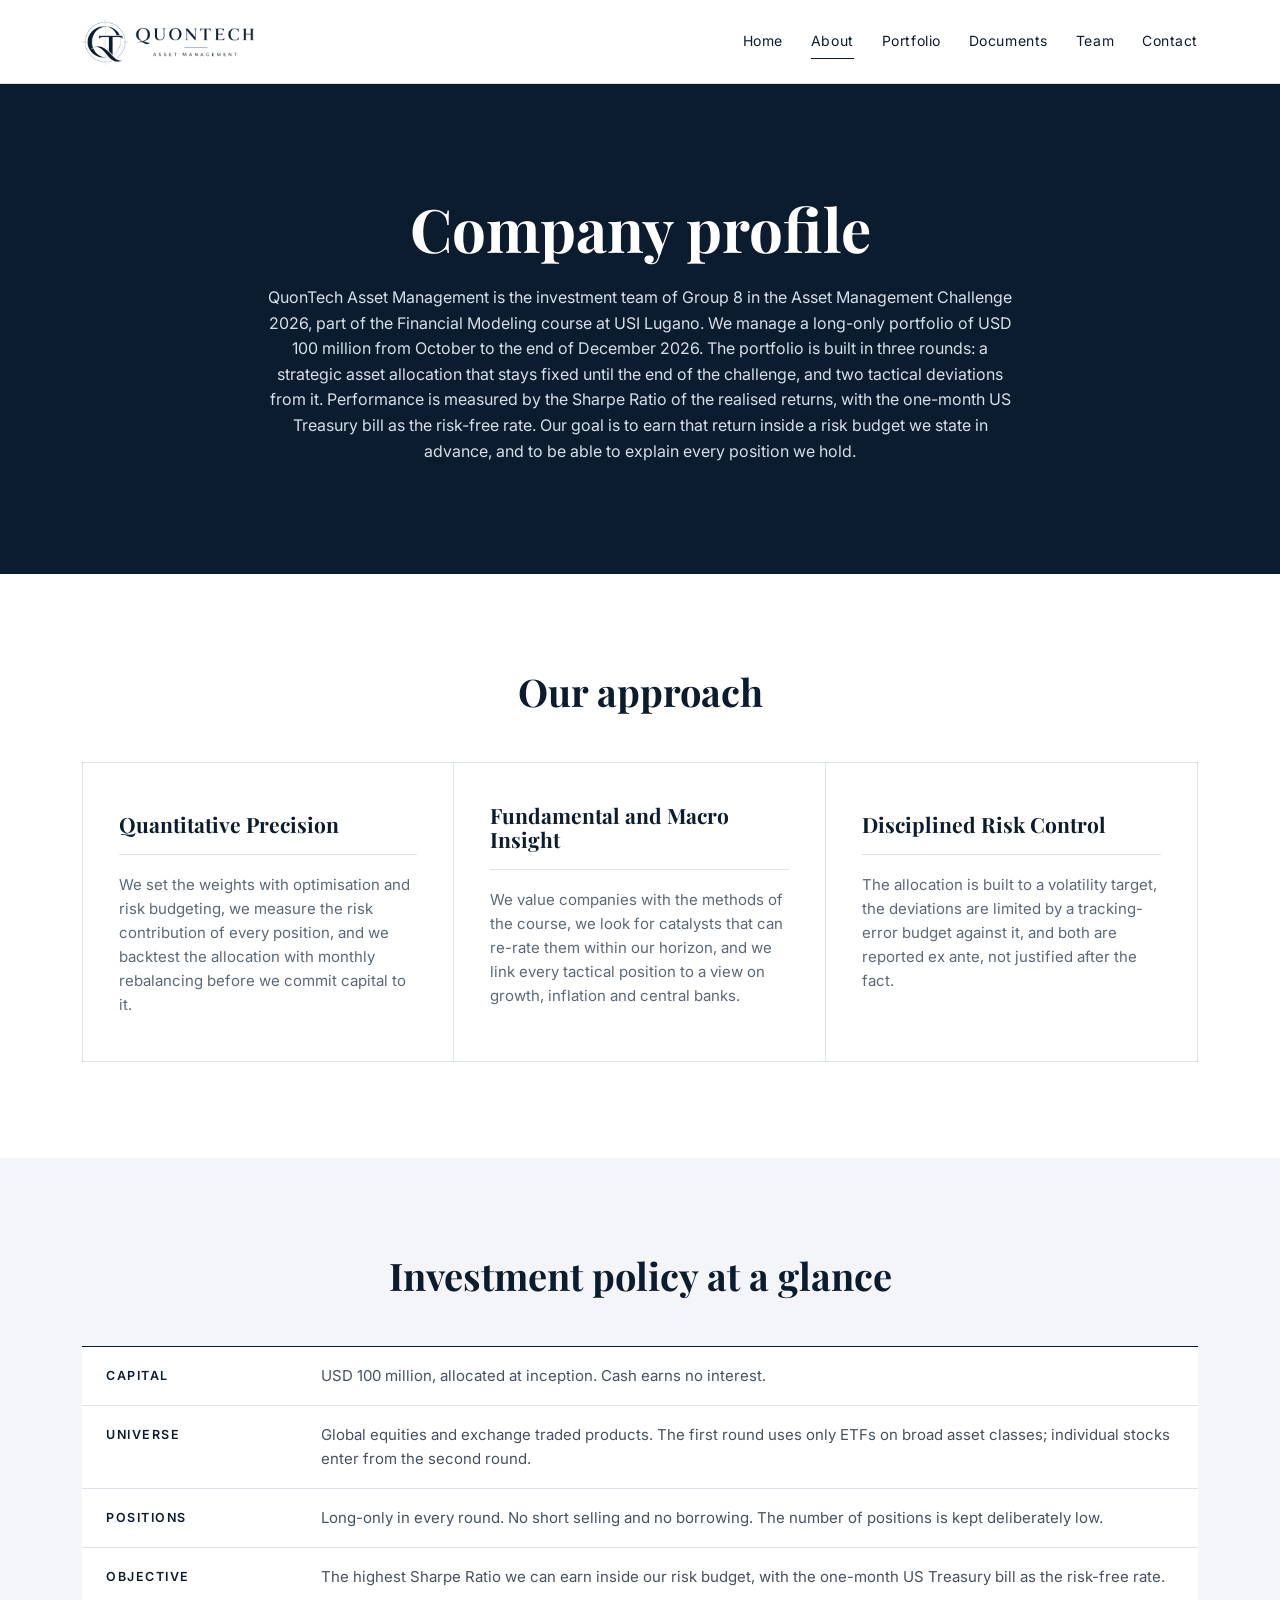
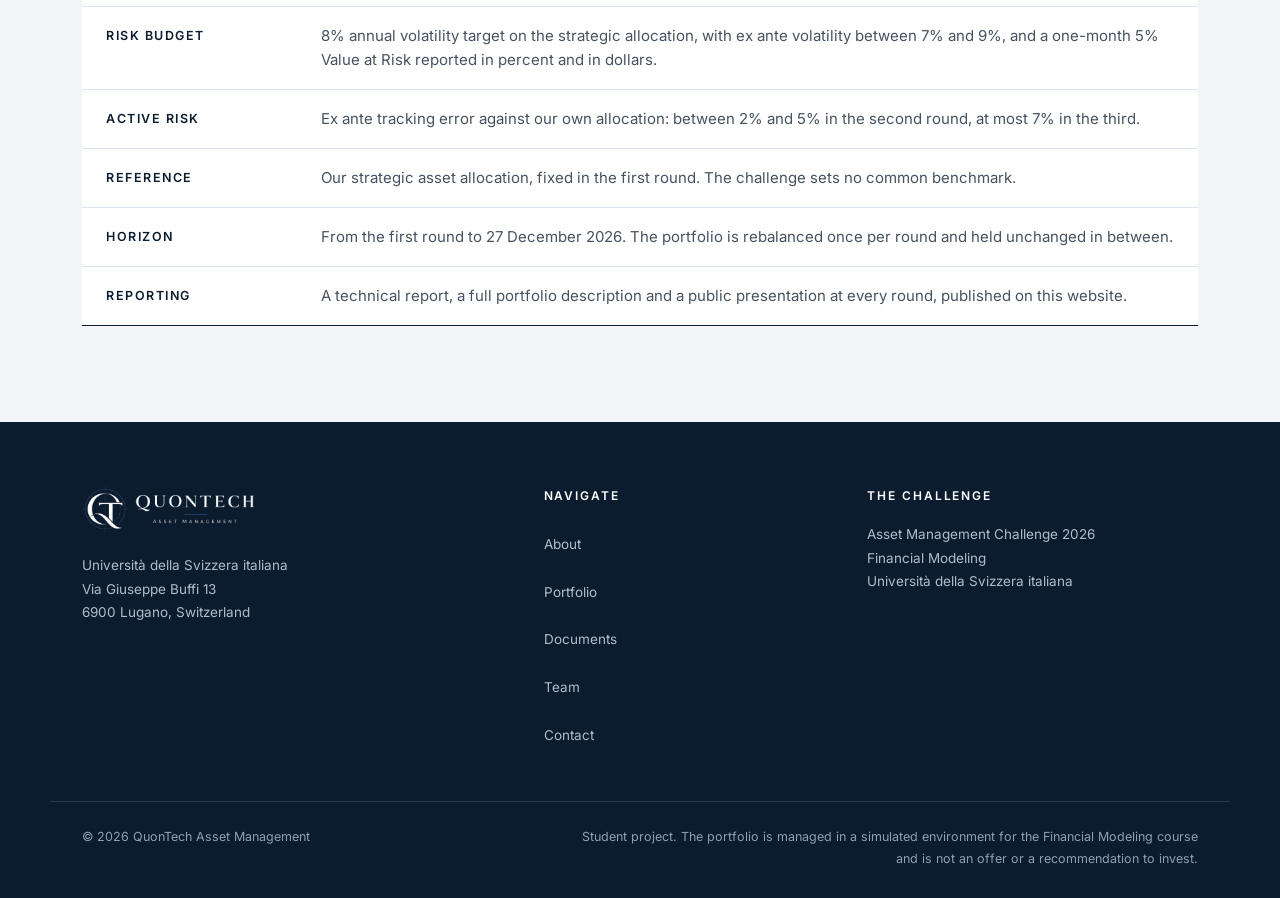
<file: about.html>
<!doctype html>
<html lang="en">
<head>
<meta charset="utf-8">
<meta name="viewport" content="width=device-width, initial-scale=1">
<title>About | QuonTech Asset Management</title>
<meta name="description" content="Company profile, investment approach and investment policy of QuonTech Asset Management, Group 8 of the Asset Management Challenge 2026 at USI Lugano.">
<meta name="author" content="QuonTech Asset Management">
<meta property="og:type" content="website">
<meta property="og:site_name" content="QuonTech Asset Management">
<meta property="og:title" content="About | QuonTech Asset Management">
<meta property="og:description" content="Company profile, investment approach and investment policy of QuonTech Asset Management, Group 8 of the Asset Management Challenge 2026 at USI Lugano.">
<meta property="og:url" content="https://davidrizzi.github.io/quontech/about.html">
<meta property="og:image" content="https://davidrizzi.github.io/quontech/logo_navy.png">
<meta name="twitter:card" content="summary">
<link rel="canonical" href="https://davidrizzi.github.io/quontech/about.html">
<link rel="icon" href="logo_navy.png">
<link rel="preconnect" href="https://fonts.googleapis.com">
<link rel="preconnect" href="https://fonts.gstatic.com" crossorigin>
<link href="https://fonts.googleapis.com/css2?family=Inter:wght@400;500;600&family=Playfair+Display:ital,wght@0,600;0,700;1,600&display=swap" rel="stylesheet">
<link rel="stylesheet" href="style.css">
</head>
<body>
<a class="skip" href="#main">Skip to content</a>
<header class="site-header">
  <div class="container">
    <a class="brand" href="index.html" aria-label="QuonTech home"><img src="logo_navy_h.png" alt="QuonTech Asset Management"></a>
    <button class="nav-toggle" aria-label="Open menu" aria-expanded="false"><span></span><span></span><span></span></button>
    <nav class="nav" aria-label="Main">
      <a href="index.html">Home</a>
      <a href="about.html" class="active">About</a>
      <a href="portfolio.html">Portfolio</a>
      <a href="documents.html">Documents</a>
      <a href="team.html">Team</a>
      <a href="contact.html">Contact</a>
    </nav>
  </div>
</header>
<main id="main">
  <section class="band">
    <div class="container reveal">
      <h1>Company profile</h1>
      <p>QuonTech Asset Management is the investment team of Group 8 in the Asset Management Challenge 2026, part of the Financial Modeling course at USI Lugano. We manage a long-only portfolio of USD 100 million from October to the end of December 2026. The portfolio is built in three rounds: a strategic asset allocation that stays fixed until the end of the challenge, and two tactical deviations from it. Performance is measured by the Sharpe Ratio of the realised returns, with the one-month US Treasury bill as the risk-free rate. Our goal is to earn that return inside a risk budget we state in advance, and to be able to explain every position we hold.</p>
    </div>
  </section>
  <section class="section">
    <div class="container">
      <h2 class="section-title">Our approach</h2>
      <div class="cards">
        <div class="card reveal"><h3>Quantitative Precision</h3><p>We set the weights with optimisation and risk budgeting, we measure the risk contribution of every position, and we backtest the allocation with monthly rebalancing before we commit capital to it.</p></div>
        <div class="card reveal"><h3>Fundamental and Macro Insight</h3><p>We value companies with the methods of the course, we look for catalysts that can re-rate them within our horizon, and we link every tactical position to a view on growth, inflation and central banks.</p></div>
        <div class="card reveal"><h3>Disciplined Risk Control</h3><p>The allocation is built to a volatility target, the deviations are limited by a tracking-error budget against it, and both are reported ex ante, not justified after the fact.</p></div>
      </div>
    </div>
  </section>
  <section class="section section-grey">
    <div class="container">
      <h2 class="section-title">Investment policy at a glance</h2>
      <table class="facts reveal">
        <tbody>
          <tr><th scope="row">Capital</th><td>USD 100 million, allocated at inception. Cash earns no interest.</td></tr>
          <tr><th scope="row">Universe</th><td>Global equities and exchange traded products. The first round uses only ETFs on broad asset classes; individual stocks enter from the second round.</td></tr>
          <tr><th scope="row">Positions</th><td>Long-only in every round. No short selling and no borrowing. The number of positions is kept deliberately low.</td></tr>
          <tr><th scope="row">Objective</th><td>The highest Sharpe Ratio we can earn inside our risk budget, with the one-month US Treasury bill as the risk-free rate.</td></tr>
          <tr><th scope="row">Risk budget</th><td>8% annual volatility target on the strategic allocation, with ex ante volatility between 7% and 9%, and a one-month 5% Value at Risk reported in percent and in dollars.</td></tr>
          <tr><th scope="row">Active risk</th><td>Ex ante tracking error against our own allocation: between 2% and 5% in the second round, at most 7% in the third.</td></tr>
          <tr><th scope="row">Reference</th><td>Our strategic asset allocation, fixed in the first round. The challenge sets no common benchmark.</td></tr>
          <tr><th scope="row">Horizon</th><td>From the first round to 27 December 2026. The portfolio is rebalanced once per round and held unchanged in between.</td></tr>
          <tr><th scope="row">Reporting</th><td>A technical report, a full portfolio description and a public presentation at every round, published on this website.</td></tr>
        </tbody>
      </table>
    </div>
  </section>
</main>
<footer class="site-footer">
  <div class="container f-top">
    <div class="f-brand">
      <img src="logo_white_h.png" alt="QuonTech Asset Management">
      <p>Universit&agrave; della Svizzera italiana<br>Via Giuseppe Buffi 13<br>6900 Lugano, Switzerland</p>
    </div>
    <div class="f-col">
      <h4>Navigate</h4>
      <nav aria-label="Footer">
        <a href="about.html">About</a>
        <a href="portfolio.html">Portfolio</a>
        <a href="documents.html">Documents</a>
        <a href="team.html">Team</a>
        <a href="contact.html">Contact</a>
      </nav>
    </div>
    <div class="f-col">
      <h4>The challenge</h4>
      <p>Asset Management Challenge 2026<br>Financial Modeling<br>Universit&agrave; della Svizzera italiana</p>
    </div>
  </div>
  <div class="container f-bottom">
    <p>&copy; 2026 QuonTech Asset Management</p>
    <p class="disclaimer">Student project. The portfolio is managed in a simulated environment for the Financial Modeling course and is not an offer or a recommendation to invest.</p>
  </div>
</footer>
<button class="to-top" aria-label="Back to top">&uarr;</button>
<script src="main.js"></script>
</body>
</html>
</file>
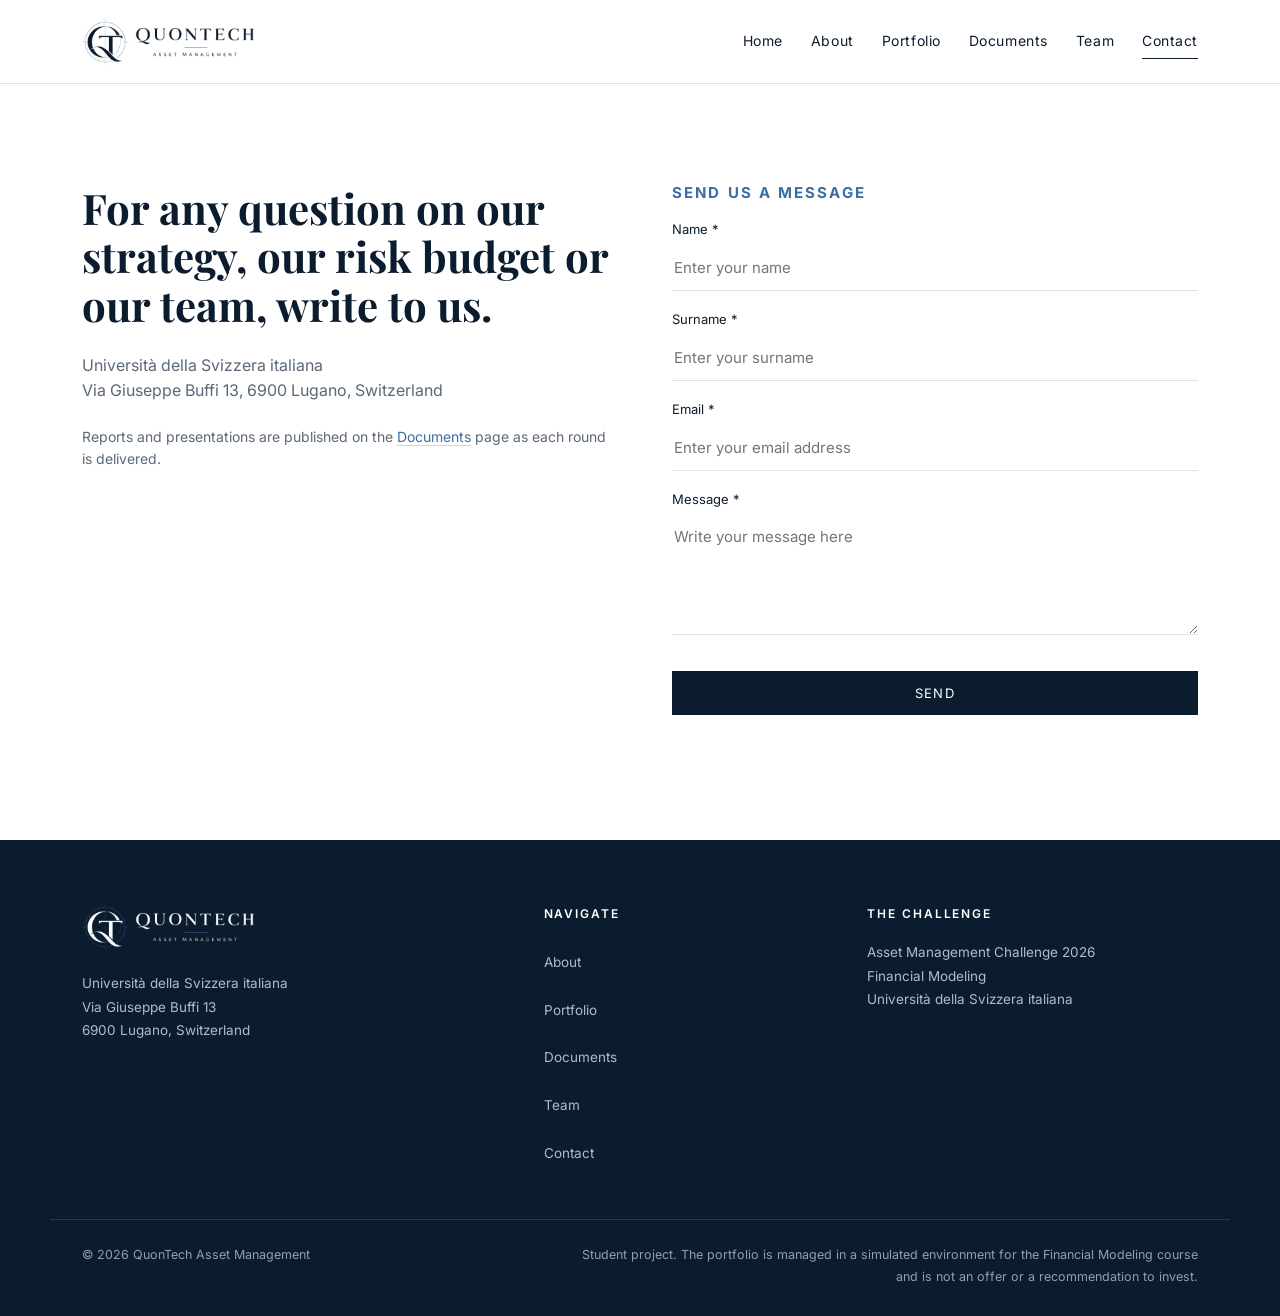
<file: contact.html>
<!doctype html>
<html lang="en">
<head>
<meta charset="utf-8">
<meta name="viewport" content="width=device-width, initial-scale=1">
<title>Contact | QuonTech Asset Management</title>
<meta name="description" content="Contact QuonTech Asset Management, Group 8 of the Asset Management Challenge 2026 at USI Lugano.">
<meta name="author" content="QuonTech Asset Management">
<meta property="og:type" content="website">
<meta property="og:site_name" content="QuonTech Asset Management">
<meta property="og:title" content="Contact | QuonTech Asset Management">
<meta property="og:description" content="Contact QuonTech Asset Management, Group 8 of the Asset Management Challenge 2026 at USI Lugano.">
<meta property="og:url" content="https://davidrizzi.github.io/quontech/contact.html">
<meta property="og:image" content="https://davidrizzi.github.io/quontech/logo_navy.png">
<meta name="twitter:card" content="summary">
<link rel="canonical" href="https://davidrizzi.github.io/quontech/contact.html">
<link rel="icon" href="logo_navy.png">
<link rel="preconnect" href="https://fonts.googleapis.com">
<link rel="preconnect" href="https://fonts.gstatic.com" crossorigin>
<link href="https://fonts.googleapis.com/css2?family=Inter:wght@400;500;600&family=Playfair+Display:ital,wght@0,600;0,700;1,600&display=swap" rel="stylesheet">
<link rel="stylesheet" href="style.css">
</head>
<body>
<a class="skip" href="#main">Skip to content</a>
<header class="site-header">
  <div class="container">
    <a class="brand" href="index.html" aria-label="QuonTech home"><img src="logo_navy_h.png" alt="QuonTech Asset Management"></a>
    <button class="nav-toggle" aria-label="Open menu" aria-expanded="false"><span></span><span></span><span></span></button>
    <nav class="nav" aria-label="Main">
      <a href="index.html">Home</a>
      <a href="about.html">About</a>
      <a href="portfolio.html">Portfolio</a>
      <a href="documents.html">Documents</a>
      <a href="team.html">Team</a>
      <a href="contact.html" class="active">Contact</a>
    </nav>
  </div>
</header>
<main id="main">
  <div class="container">
    <section class="contact">
      <div class="reveal">
        <h1>For any question on our strategy, our risk budget or our team, write to us.</h1>
        <address>Universit&agrave; della Svizzera italiana<br>Via Giuseppe Buffi 13, 6900 Lugano, Switzerland</address>
        <p class="contact-note">Reports and presentations are published on the <a href="documents.html">Documents</a> page as each round is delivered.</p>
      </div>
      <form class="form reveal" novalidate>
        <h2>Send us a message</h2>
        <label for="f-name">Name *</label><input id="f-name" name="name" required placeholder="Enter your name">
        <label for="f-surname">Surname *</label><input id="f-surname" name="surname" required placeholder="Enter your surname">
        <label for="f-email">Email *</label><input id="f-email" name="email" type="email" required placeholder="Enter your email address">
        <label for="f-msg">Message *</label><textarea id="f-msg" name="message" required placeholder="Write your message here"></textarea>
        <button class="btn" type="submit">Send</button>
        <p class="form-note" aria-live="polite"></p>
      </form>
    </section>
  </div>
</main>
<footer class="site-footer">
  <div class="container f-top">
    <div class="f-brand">
      <img src="logo_white_h.png" alt="QuonTech Asset Management">
      <p>Universit&agrave; della Svizzera italiana<br>Via Giuseppe Buffi 13<br>6900 Lugano, Switzerland</p>
    </div>
    <div class="f-col">
      <h4>Navigate</h4>
      <nav aria-label="Footer">
        <a href="about.html">About</a>
        <a href="portfolio.html">Portfolio</a>
        <a href="documents.html">Documents</a>
        <a href="team.html">Team</a>
        <a href="contact.html">Contact</a>
      </nav>
    </div>
    <div class="f-col">
      <h4>The challenge</h4>
      <p>Asset Management Challenge 2026<br>Financial Modeling<br>Universit&agrave; della Svizzera italiana</p>
    </div>
  </div>
  <div class="container f-bottom">
    <p>&copy; 2026 QuonTech Asset Management</p>
    <p class="disclaimer">Student project. The portfolio is managed in a simulated environment for the Financial Modeling course and is not an offer or a recommendation to invest.</p>
  </div>
</footer>
<button class="to-top" aria-label="Back to top">&uarr;</button>
<script src="main.js"></script>
</body>
</html>
</file>
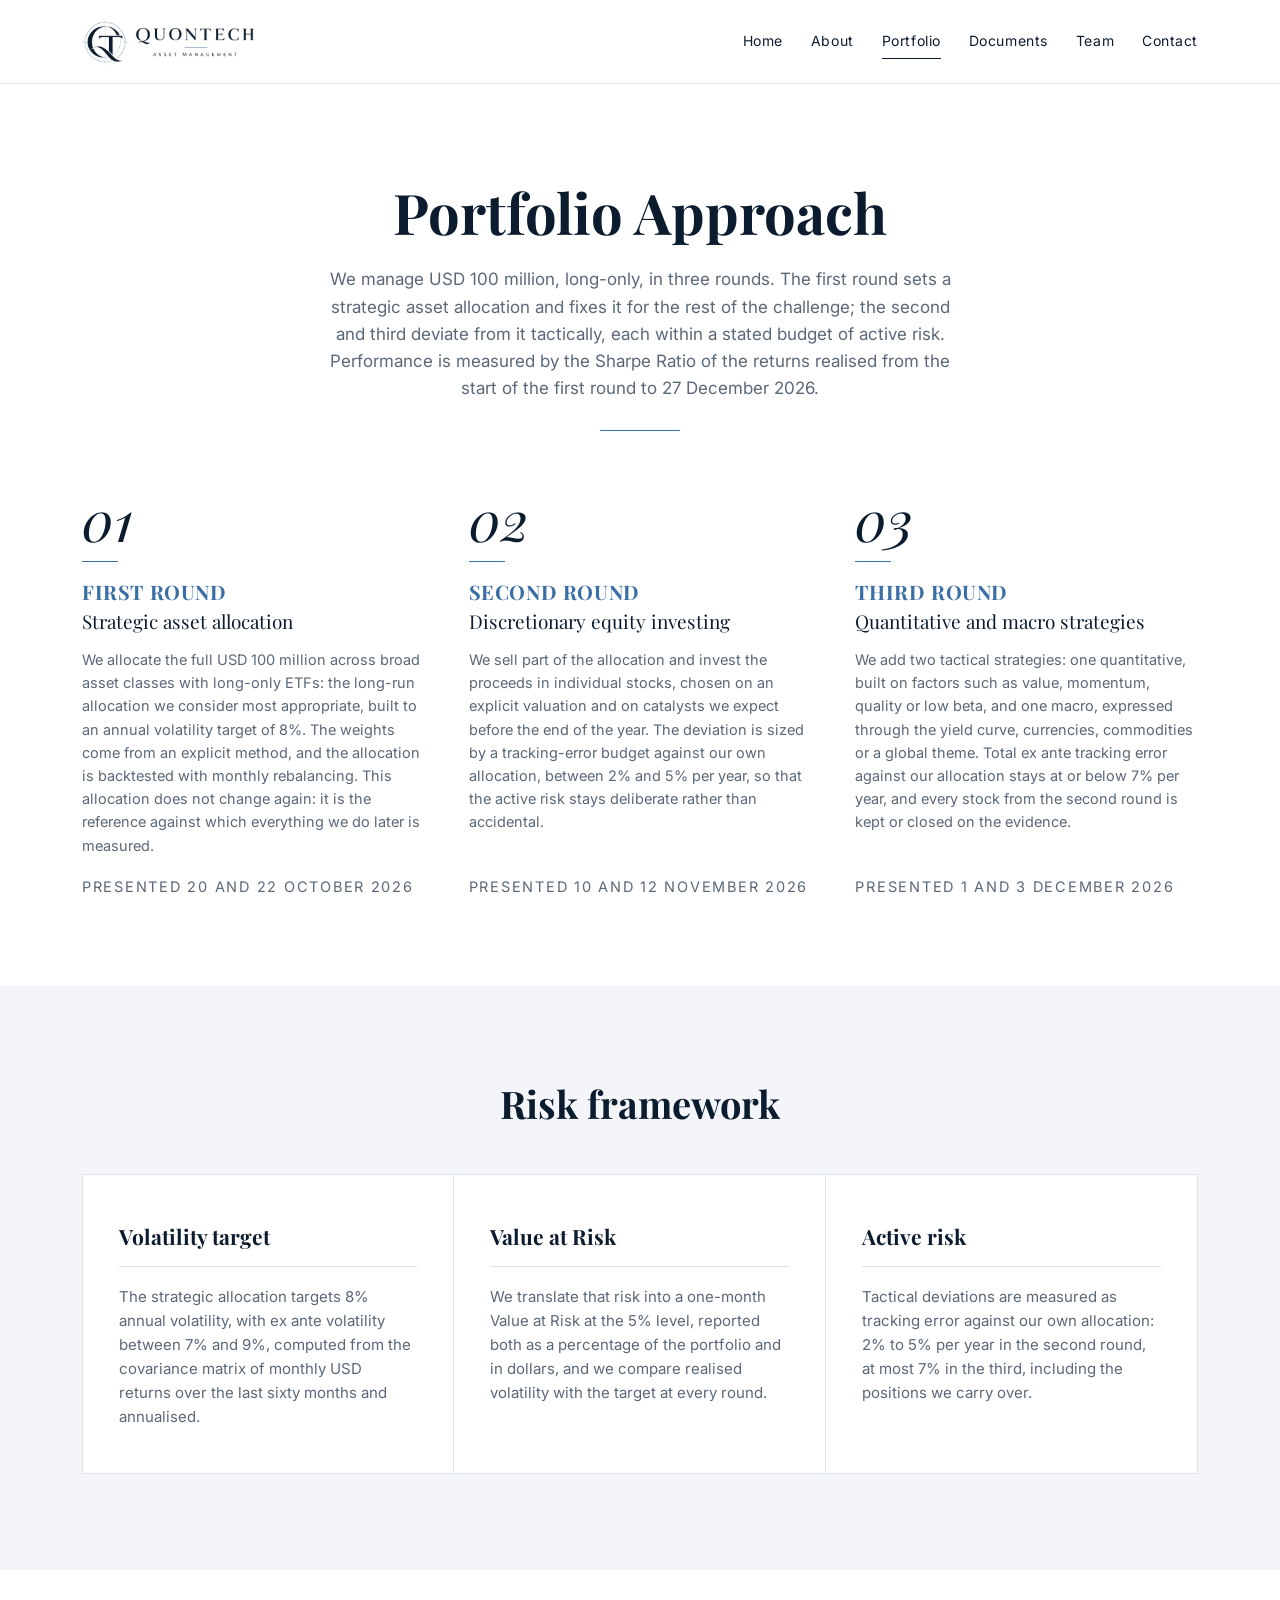
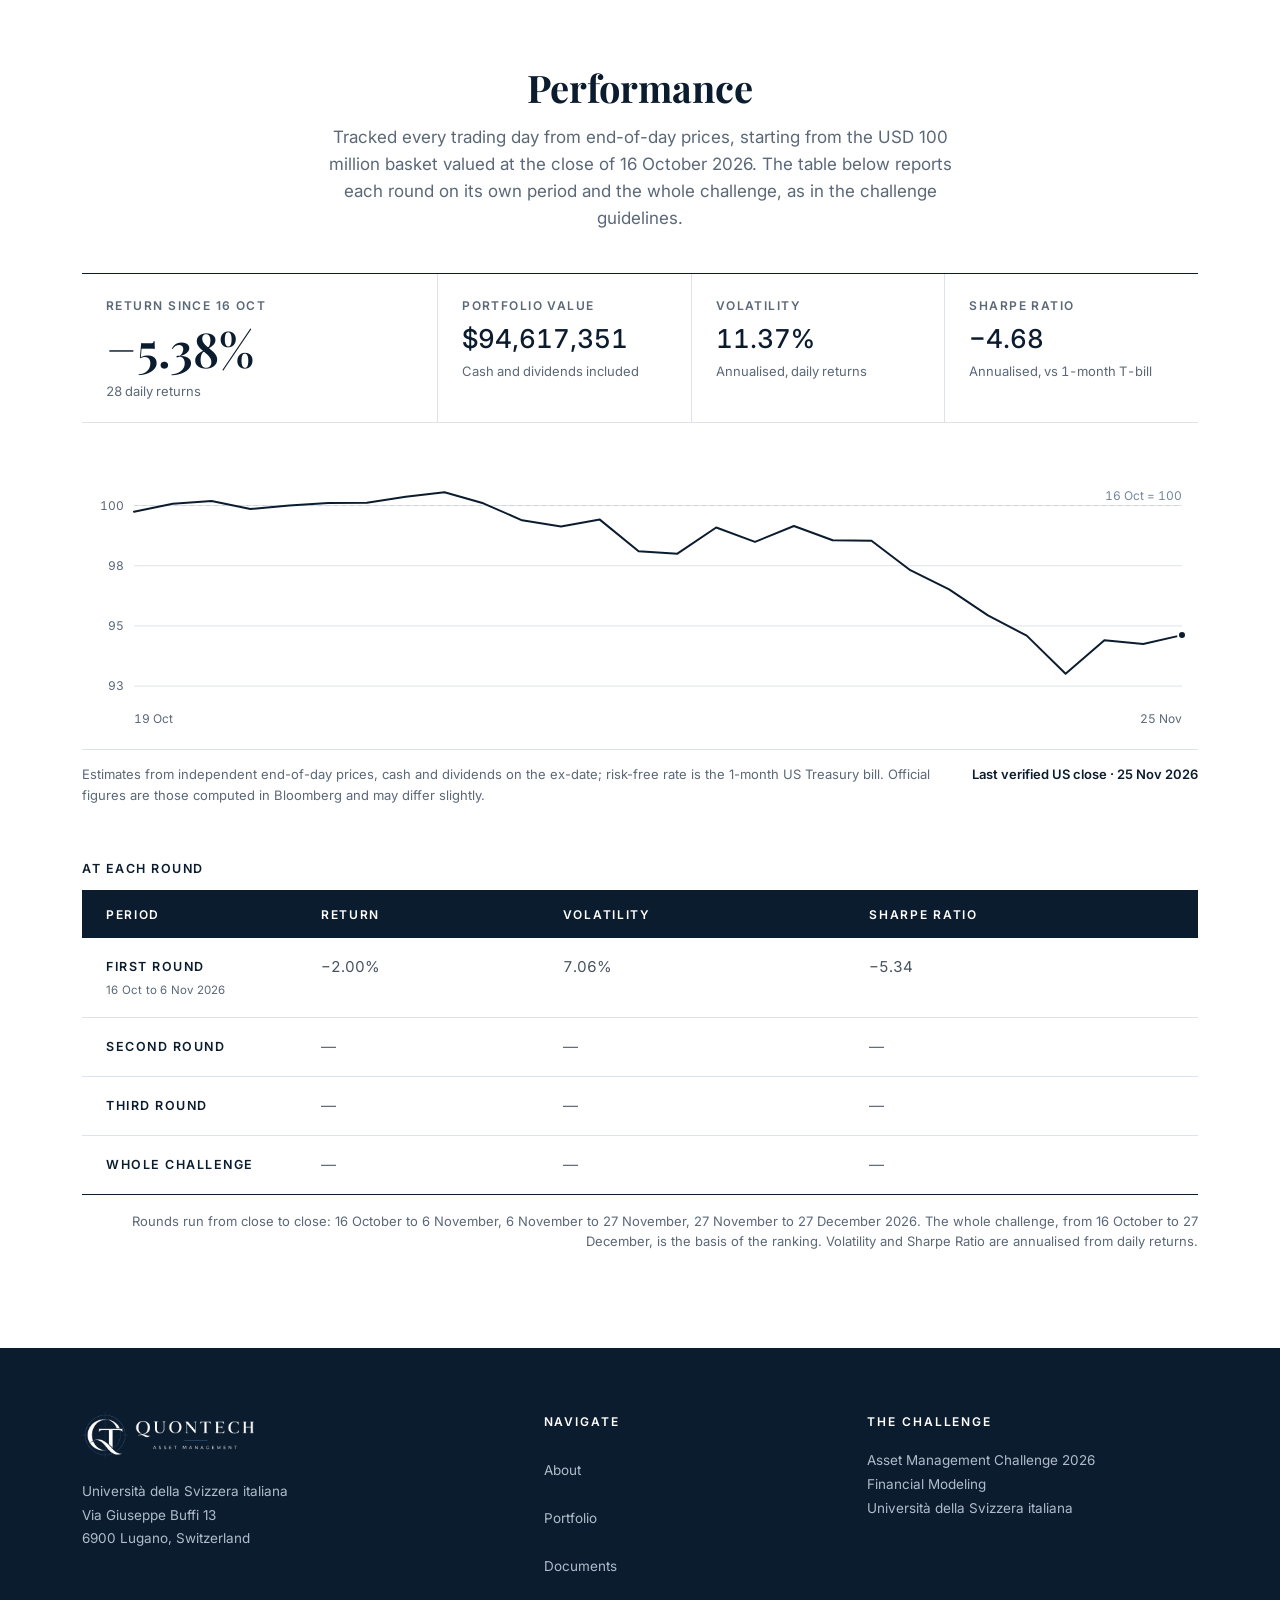
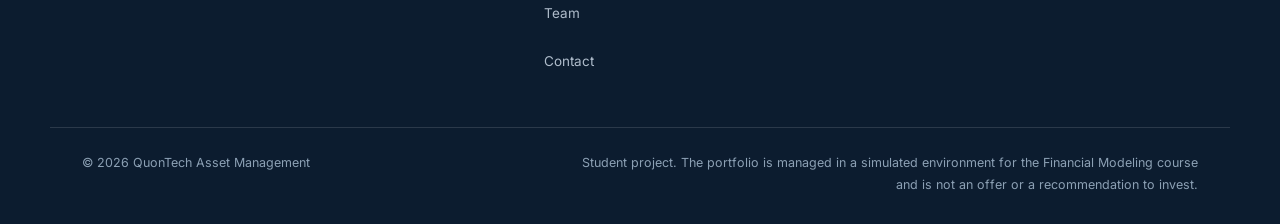
<file: portfolio.html>
<!doctype html>
<html lang="en">
<head>
<meta charset="utf-8">
<meta name="viewport" content="width=device-width, initial-scale=1">
<title>Portfolio | QuonTech Asset Management</title>
<meta name="description" content="The three rounds of the Asset Management Challenge 2026, our risk budget and the performance of the QuonTech portfolio.">
<meta name="author" content="QuonTech Asset Management">
<meta property="og:type" content="website">
<meta property="og:site_name" content="QuonTech Asset Management">
<meta property="og:title" content="Portfolio | QuonTech Asset Management">
<meta property="og:description" content="The three rounds of the Asset Management Challenge 2026, our risk budget and the performance of the QuonTech portfolio.">
<meta property="og:url" content="https://davidrizzi.github.io/quontech/portfolio.html">
<meta property="og:image" content="https://davidrizzi.github.io/quontech/logo_navy.png">
<meta name="twitter:card" content="summary">
<link rel="canonical" href="https://davidrizzi.github.io/quontech/portfolio.html">
<link rel="icon" href="logo_navy.png">
<link rel="preconnect" href="https://fonts.googleapis.com">
<link rel="preconnect" href="https://fonts.gstatic.com" crossorigin>
<link href="https://fonts.googleapis.com/css2?family=Inter:wght@400;500;600&family=Playfair+Display:ital,wght@0,600;0,700;1,600&display=swap" rel="stylesheet">
<link rel="stylesheet" href="style.css">
<link rel="stylesheet" href="assets/quontech-portfolio.css">
</head>
<body>
<a class="skip" href="#main">Skip to content</a>
<header class="site-header">
  <div class="container">
    <a class="brand" href="index.html" aria-label="QuonTech home"><img src="logo_navy_h.png" alt="QuonTech Asset Management"></a>
    <button class="nav-toggle" aria-label="Open menu" aria-expanded="false"><span></span><span></span><span></span></button>
    <nav class="nav" aria-label="Main">
      <a href="index.html">Home</a>
      <a href="about.html">About</a>
      <a href="portfolio.html" class="active">Portfolio</a>
      <a href="documents.html">Documents</a>
      <a href="team.html">Team</a>
      <a href="contact.html">Contact</a>
    </nav>
  </div>
</header>
<main id="main">
  <section class="page-head">
    <div class="container">
      <h1>Portfolio Approach</h1>
      <p class="lead">We manage USD 100 million, long-only, in three rounds. The first round sets a strategic asset allocation and fixes it for the rest of the challenge; the second and third deviate from it tactically, each within a stated budget of active risk. Performance is measured by the Sharpe Ratio of the returns realised from the start of the first round to 27 December 2026.</p>
      <hr class="rule">
    </div>
  </section>
  <section>
    <div class="container">
      <div class="rounds">
        <div class="round reveal">
          <div class="no">01</div><div class="bar"></div>
          <h3>First round</h3>
          <p class="round-sub">Strategic asset allocation</p>
          <p>We allocate the full USD 100 million across broad asset classes with long-only ETFs: the long-run allocation we consider most appropriate, built to an annual volatility target of 8%. The weights come from an explicit method, and the allocation is backtested with monthly rebalancing. This allocation does not change again: it is the reference against which everything we do later is measured.</p>
          <p class="round-date">Presented 20 and 22 October 2026</p>
        </div>
        <div class="round reveal">
          <div class="no">02</div><div class="bar"></div>
          <h3>Second round</h3>
          <p class="round-sub">Discretionary equity investing</p>
          <p>We sell part of the allocation and invest the proceeds in individual stocks, chosen on an explicit valuation and on catalysts we expect before the end of the year. The deviation is sized by a tracking-error budget against our own allocation, between 2% and 5% per year, so that the active risk stays deliberate rather than accidental.</p>
          <p class="round-date">Presented 10 and 12 November 2026</p>
        </div>
        <div class="round reveal">
          <div class="no">03</div><div class="bar"></div>
          <h3>Third round</h3>
          <p class="round-sub">Quantitative and macro strategies</p>
          <p>We add two tactical strategies: one quantitative, built on factors such as value, momentum, quality or low beta, and one macro, expressed through the yield curve, currencies, commodities or a global theme. Total ex ante tracking error against our allocation stays at or below 7% per year, and every stock from the second round is kept or closed on the evidence.</p>
          <p class="round-date">Presented 1 and 3 December 2026</p>
        </div>
      </div>
    </div>
  </section>
  <section class="section section-grey">
    <div class="container">
      <h2 class="section-title">Risk framework</h2>
      <div class="cards">
        <div class="card reveal"><h3>Volatility target</h3><p>The strategic allocation targets 8% annual volatility, with ex ante volatility between 7% and 9%, computed from the covariance matrix of monthly USD returns over the last sixty months and annualised.</p></div>
        <div class="card reveal"><h3>Value at Risk</h3><p>We translate that risk into a one-month Value at Risk at the 5% level, reported both as a percentage of the portfolio and in dollars, and we compare realised volatility with the target at every round.</p></div>
        <div class="card reveal"><h3>Active risk</h3><p>Tactical deviations are measured as tracking error against our own allocation: 2% to 5% per year in the second round, at most 7% in the third, including the positions we carry over.</p></div>
      </div>
    </div>
  </section>
  <section class="section">
    <div class="container">
      <h2 class="section-title tight">Performance</h2>
      <p class="lead center">Tracked every trading day from end-of-day prices, starting from the USD 100 million basket valued at the close of 16 October 2026. The table below reports each round on its own period and the whole challenge, as in the challenge guidelines.</p>
      <div class="qt-performance" data-quontech-performance data-qt-source="data/portfolio_performance.json" aria-labelledby="qt-perf-label">
        <dl class="qt-kpis" id="qt-perf-label">
          <div class="qt-kpi qt-kpi--hero"><dt>Return since 16 Oct</dt><dd><span class="qt-value is-empty" data-qt-return>&mdash;</span><span class="qt-sub" data-qt-obs>Awaiting data</span></dd></div>
          <div class="qt-kpi"><dt>Portfolio value</dt><dd><span class="qt-value is-empty" data-qt-nav>&mdash;</span><span class="qt-sub">Cash and dividends included</span></dd></div>
          <div class="qt-kpi"><dt>Volatility</dt><dd><span class="qt-value is-empty" data-qt-vol>&mdash;</span><span class="qt-sub">Annualised, daily returns</span></dd></div>
          <div class="qt-kpi"><dt>Sharpe Ratio</dt><dd><span class="qt-value is-empty" data-qt-sharpe>&mdash;</span><span class="qt-sub">Annualised, vs 1-month T-bill</span></dd></div>
        </dl>
        <div class="qt-chart" data-qt-chart aria-live="polite"></div>
        <div class="qt-foot">
          <p>Estimates from independent end-of-day prices, cash and dividends on the ex-date; risk-free rate is the 1-month US Treasury bill. Official figures are those computed in Bloomberg and may differ slightly.</p>
          <p class="qt-status" data-qt-status>Awaiting the first verified US close</p>
        </div>
      </div>
      <h3 class="perf-sub">At each round</h3>
      <table class="facts perf reveal">
        <thead><tr><th scope="col">Period</th><th scope="col">Return</th><th scope="col">Volatility</th><th scope="col">Sharpe Ratio</th></tr></thead>
        <tbody>
          <tr data-qt-milestone="first_round"><th scope="row">First round</th><td class="pending" data-label="Return">&mdash;</td><td class="pending" data-label="Volatility">&mdash;</td><td class="pending" data-label="Sharpe Ratio">&mdash;</td></tr>
          <tr data-qt-milestone="second_round"><th scope="row">Second round</th><td class="pending" data-label="Return">&mdash;</td><td class="pending" data-label="Volatility">&mdash;</td><td class="pending" data-label="Sharpe Ratio">&mdash;</td></tr>
          <tr data-qt-milestone="third_round"><th scope="row">Third round</th><td class="pending" data-label="Return">&mdash;</td><td class="pending" data-label="Volatility">&mdash;</td><td class="pending" data-label="Sharpe Ratio">&mdash;</td></tr>
          <tr data-qt-milestone="whole_challenge"><th scope="row">Whole challenge</th><td class="pending" data-label="Return">&mdash;</td><td class="pending" data-label="Volatility">&mdash;</td><td class="pending" data-label="Sharpe Ratio">&mdash;</td></tr>
        </tbody>
      </table>
      <p class="table-note reveal">Rounds run from close to close: 16 October to 6 November, 6 November to 27 November, 27 November to 27 December 2026. The whole challenge, from 16 October to 27 December, is the basis of the ranking. Volatility and Sharpe Ratio are annualised from daily returns.</p>
    </div>
  </section>
</main>
<footer class="site-footer">
  <div class="container f-top">
    <div class="f-brand">
      <img src="logo_white_h.png" alt="QuonTech Asset Management">
      <p>Universit&agrave; della Svizzera italiana<br>Via Giuseppe Buffi 13<br>6900 Lugano, Switzerland</p>
    </div>
    <div class="f-col">
      <h4>Navigate</h4>
      <nav aria-label="Footer">
        <a href="about.html">About</a>
        <a href="portfolio.html">Portfolio</a>
        <a href="documents.html">Documents</a>
        <a href="team.html">Team</a>
        <a href="contact.html">Contact</a>
      </nav>
    </div>
    <div class="f-col">
      <h4>The challenge</h4>
      <p>Asset Management Challenge 2026<br>Financial Modeling<br>Universit&agrave; della Svizzera italiana</p>
    </div>
  </div>
  <div class="container f-bottom">
    <p>&copy; 2026 QuonTech Asset Management</p>
    <p class="disclaimer">Student project. The portfolio is managed in a simulated environment for the Financial Modeling course and is not an offer or a recommendation to invest.</p>
  </div>
</footer>
<button class="to-top" aria-label="Back to top">&uarr;</button>
<script src="main.js"></script>
<script defer src="assets/quontech-portfolio.js"></script>
</body>
</html>
</file>
<file: style.css>
/* QuonTech Asset Management - site styles
   Palette: navy #0C1C2F, white #FFFFFF, light grey #F3F5F8, steel blue #3A6EA5 */

:root {
  --navy: #0C1C2F;
  --navy-2: #13263D;
  --white: #FFFFFF;
  --grey: #F3F5F8;
  --line: #DDE3EA;
  --steel: #3A6EA5;
  --steel-light: #C9D6E5;
  --initials: #74879D;
  --text: #1E2A38;
  --muted: #5B6878;
  --serif: "Playfair Display", Georgia, "Times New Roman", serif;
  --sans: "Inter", "Helvetica Neue", Arial, sans-serif;
  --header-h: 84px;
  --max: 1180px;
}

* { box-sizing: border-box; margin: 0; padding: 0; }
html { scroll-behavior: smooth; }
body {
  font-family: var(--sans);
  color: var(--text);
  background: var(--white);
  line-height: 1.6;
  -webkit-font-smoothing: antialiased;
}
img { max-width: 100%; display: block; }
a { color: inherit; text-decoration: none; }
:focus-visible { outline: 2px solid var(--steel); outline-offset: 3px; }
.site-footer :focus-visible, .statement :focus-visible, .band :focus-visible { outline-color: var(--white); }

.container { width: 100%; max-width: var(--max); margin: 0 auto; padding: 0 32px; }

.skip {
  position: absolute; left: -9999px; top: 0; z-index: 1100;
  background: var(--navy); color: var(--white); padding: 12px 18px; font-size: 14px;
}
.skip:focus { left: 12px; top: 12px; }

/* ---------- Intro curtain (Home only) ---------- */
.intro {
  position: fixed; inset: 0; z-index: 1000;
  background: var(--navy);
  display: flex; align-items: center; justify-content: center;
  transition: transform 1.1s cubic-bezier(.77, 0, .18, 1);
}
.intro img {
  width: min(420px, 70vw);
  opacity: 0; transform: scale(.96);
  animation: introLogo 1.2s ease-out .2s forwards;
}
.intro.is-open { transform: translateY(-100%); }
.intro.is-gone { display: none; }
@keyframes introLogo { to { opacity: 1; transform: scale(1); } }
body.intro-lock { overflow: hidden; }

/* ---------- Header ---------- */
.site-header {
  position: fixed; top: 0; left: 0; right: 0; z-index: 100;
  height: var(--header-h);
  background: rgba(255, 255, 255, .97);
  border-bottom: 1px solid var(--line);
  backdrop-filter: blur(6px);
}
.site-header .container {
  height: 100%; display: flex; align-items: center; justify-content: space-between;
}
.brand { display: flex; align-items: center; min-height: 44px; }
.brand img { height: 46px; width: auto; }
.nav { display: flex; gap: 28px; }
.nav a {
  font-size: 14px; letter-spacing: .04em; color: var(--navy);
  padding: 6px 0; border-bottom: 1px solid transparent; transition: border-color .2s, color .2s;
}
.nav a:hover, .nav a:focus-visible { color: var(--steel); }
.nav a.active { border-bottom-color: var(--navy); }
.nav-toggle {
  display: none; background: none; border: 0; cursor: pointer; width: 44px; height: 44px;
  flex-direction: column; justify-content: center; align-items: flex-end; gap: 6px;
}
.nav-toggle span { display: block; width: 26px; height: 1.5px; background: var(--navy); }
main { padding-top: var(--header-h); }

/* ---------- Typography helpers ---------- */
.eyebrow {
  font-size: 13px; letter-spacing: .28em; text-transform: uppercase; color: var(--steel);
}
h1, h2, h3 { font-family: var(--serif); color: var(--navy); font-weight: 700; line-height: 1.15; }
.lead { font-size: 17px; color: var(--muted); max-width: 640px; margin: 0 auto; }
.lead.center { text-align: center; margin-bottom: 40px; }
.rule { width: 80px; height: 1px; background: var(--steel); margin: 28px auto 0; border: 0; }

/* ---------- Home ---------- */
.hero { text-align: center; padding: 120px 0 110px; }
.hero h1 { font-size: clamp(44px, 7vw, 84px); margin: 22px 0 28px; }
.hero h1 span { display: inline-block; padding-bottom: 6px; border-bottom: 1px solid var(--steel); margin: 4px 0; }
.cta-row { margin-top: 38px; display: flex; gap: 14px; justify-content: center; flex-wrap: wrap; }
.photo-band { height: clamp(260px, 42vw, 520px); background: center / cover no-repeat; }
.statement { background: var(--navy); color: var(--white); text-align: center; padding: 120px 0; }
.statement p { font-family: var(--serif); font-size: clamp(28px, 3.6vw, 46px); line-height: 1.25; max-width: 860px; margin: 0 auto; color: var(--white); }
.stats { background: var(--steel); color: var(--white); padding: 48px 0; }
.stats .container { display: grid; grid-template-columns: repeat(4, 1fr); gap: 24px; text-align: center; }
.stat .num { font-family: var(--serif); font-style: italic; font-size: 44px; line-height: 1.1; }
.stat .lbl { font-size: 13px; opacity: .92; margin-top: 4px; }

/* ---------- Generic page sections ---------- */
.band { background: var(--navy); color: var(--white); text-align: center; padding: 110px 0; }
.band h1 { color: var(--white); font-size: clamp(40px, 5vw, 60px); margin-bottom: 22px; }
.band p { color: #D6DEE8; max-width: 760px; margin: 0 auto; font-size: 16px; }
.section { padding: 96px 0; }
.section-grey { background: var(--grey); }
.section-title {
  text-align: center; font-size: clamp(28px, 3.4vw, 38px); color: var(--navy);
  margin-bottom: 14px;
}
.section-title { margin-bottom: 48px; }
.section-title.tight { margin-bottom: 14px; }
.page-head + .section { padding-top: 48px; }

/* About cards */
.cards { display: grid; grid-template-columns: repeat(3, 1fr); gap: 0; border-top: 1px solid var(--line); }
.card {
  display: flex; flex-direction: column; background: var(--white);
  padding: 40px 36px 44px; border-right: 1px solid var(--line); border-bottom: 1px solid var(--line);
}
.card:first-child { border-left: 1px solid var(--line); }
.card h3 {
  font-size: 21px; color: var(--navy); margin-bottom: 18px; padding-bottom: 18px;
  border-bottom: 1px solid var(--line); min-height: 2.5em;
  display: flex; align-items: flex-end;
}
.card p { color: var(--muted); font-size: 15px; }

/* Facts and performance tables */
.facts {
  width: 100%; border-collapse: collapse;
  background: var(--white); border-top: 1px solid var(--navy); border-bottom: 1px solid var(--navy);
}
.facts th, .facts td { text-align: left; padding: 17px 24px; font-size: 15px; vertical-align: top; }
.facts tbody tr + tr th, .facts tbody tr + tr td { border-top: 1px solid var(--line); }
.facts th[scope="row"] {
  width: 215px; font-family: var(--sans); font-weight: 600; color: var(--navy);
  font-size: 12.5px; letter-spacing: .12em; text-transform: uppercase; padding-top: 19px;
}
.facts td { color: #46525F; }
.facts thead th {
  background: var(--navy); color: var(--white); font-family: var(--sans); font-size: 12px;
  letter-spacing: .14em; text-transform: uppercase; font-weight: 600; padding: 14px 24px;
}
.facts thead th:first-child { width: 215px; }
.facts .pending { color: var(--muted); }
.table-note { margin-top: 16px; font-size: 13px; color: var(--muted); text-align: right; }

/* Milestones (home) */
.milestones { list-style: none; display: grid; grid-template-columns: repeat(4, 1fr); gap: 0; }
.milestones li {
  padding: 26px 28px 8px 0; border-top: 1px solid var(--navy);
  margin-right: 28px; position: relative;
}
.milestones li:last-child { margin-right: 0; padding-right: 0; }
.ms-no { font-family: var(--serif); font-style: italic; font-size: 15px; color: var(--steel); }
.ms-date { display: block; font-size: 12px; letter-spacing: .13em; text-transform: uppercase; color: var(--muted); margin-top: 10px; }
.milestones h3 { font-size: 21px; margin: 8px 0 12px; }
.milestones p { color: var(--muted); font-size: 14.5px; }

/* Portfolio */
.page-head { text-align: center; padding: 96px 0 24px; }
.page-head h1 { font-size: clamp(40px, 5vw, 56px); margin-bottom: 22px; }
.rounds { display: grid; grid-template-columns: repeat(3, 1fr); gap: 44px; padding: 36px 0 88px; align-items: stretch; }
.round { display: flex; flex-direction: column; }
.round .no, .doc-head .no { font-family: var(--serif); font-style: italic; font-size: 56px; color: var(--navy); line-height: 1; }
.round .bar { width: 36px; height: 1px; background: var(--steel); margin: 14px 0 18px; }
.round h3 { font-size: 20px; color: var(--steel); letter-spacing: .03em; text-transform: uppercase; margin-bottom: 6px; }
.round p.round-sub { font-family: var(--serif); font-size: 19px; line-height: 1.3; color: var(--navy); margin-bottom: 14px; }
.doc-head .round-sub { font-family: var(--serif); color: var(--navy); }
.round p { color: var(--muted); font-size: 14.5px; }
.round-date { margin-top: auto; padding-top: 18px; font-size: 12.5px; letter-spacing: .12em; text-transform: uppercase; color: var(--steel); }
.btn {
  display: inline-flex; align-items: center; justify-content: center; min-height: 44px;
  padding: 12px 22px; font-size: 13px; letter-spacing: .08em;
  text-transform: uppercase; background: var(--navy); color: var(--white); border: 1px solid var(--navy);
  transition: background .2s, color .2s; cursor: pointer; font-family: var(--sans);
}
.btn:hover { background: var(--white); color: var(--navy); }
.btn-ghost { background: transparent; color: var(--navy); }
.btn-ghost:hover { background: var(--navy); color: var(--white); }
.btn.is-disabled { background: transparent; color: var(--muted); border-color: var(--line); cursor: default; pointer-events: none; }

/* Documents */
.docs { display: grid; gap: 0; max-width: 940px; margin: 0 auto; border-top: 1px solid var(--navy); }
.doc { padding: 36px 0 40px; border-bottom: 1px solid var(--line); }
.doc:last-child { border-bottom: 1px solid var(--navy); }
.doc-head { display: flex; gap: 20px; align-items: baseline; margin-bottom: 26px; }
.doc-head .no { font-size: 38px; }
.doc-head h3 { font-size: 15px; color: var(--steel); letter-spacing: .12em; text-transform: uppercase; margin-bottom: 6px; }
.doc-head .round-sub { margin-bottom: 0; font-size: 24px; }
.doc-list { list-style: none; display: grid; grid-template-columns: repeat(3, 1fr); gap: 16px; }
.doc-list li {
  display: flex; flex-direction: column; align-items: flex-start; justify-content: space-between;
  gap: 18px; background: var(--white); border: 1px solid var(--line); padding: 20px 22px 22px;
}
.doc-kind { font-size: 14.5px; color: var(--navy); }
.doc-list .btn { padding: 13px 20px; font-size: 12px; }

/* Team */
.team-grid { display: grid; grid-template-columns: repeat(3, 1fr); gap: 40px 32px; }
.member { text-align: center; }
.member .photo {
  aspect-ratio: 1 / 1; background: var(--grey); display: flex; align-items: center; justify-content: center;
  overflow: hidden; margin-bottom: 20px; position: relative;
}
.member .photo img { position: absolute; inset: 0; width: 100%; height: 100%; object-fit: cover; }
.member .initials { font-family: var(--serif); font-size: 56px; color: var(--initials); }
.member .prog { font-size: 12.5px; letter-spacing: .14em; text-transform: uppercase; color: var(--steel); }
.member h3 { font-size: 26px; margin-top: 4px; }

/* Contact */
.contact { display: grid; grid-template-columns: 1fr 1fr; gap: 64px; padding: 100px 0; align-items: start; }
.contact h1 { font-size: clamp(30px, 3.4vw, 42px); margin-bottom: 24px; }
.contact address { font-style: normal; color: var(--muted); }
.contact-note { margin-top: 22px; font-size: 14px; color: var(--muted); }
.contact-note a { color: var(--steel); border-bottom: 1px solid var(--steel-light); }
.form label { display: block; font-size: 13px; color: var(--navy); margin: 18px 0 6px; }
.form h2 { font-size: 15px; letter-spacing: .14em; text-transform: uppercase; color: var(--steel); font-family: var(--sans); }
.form input, .form textarea {
  width: 100%; border: 0; border-bottom: 1px solid var(--line); padding: 10px 2px; font: inherit; font-size: 15px;
  background: transparent; color: var(--text); outline: none;
}
.form input:focus, .form textarea:focus { border-bottom-color: var(--steel); }
.form textarea { min-height: 120px; resize: vertical; }
.form .btn { width: 100%; margin-top: 28px; }
.form-note { font-size: 13px; color: var(--muted); margin-top: 12px; min-height: 1em; }

/* ---------- Footer ---------- */
.site-footer { background: var(--navy); color: #AFBCCB; padding: 64px 0 28px; font-size: 13.5px; }
.f-top { display: grid; grid-template-columns: 1.5fr 1fr 1.2fr; gap: 48px; align-items: start; padding-bottom: 44px; }
.site-footer img { height: 46px; width: auto; margin: 0 0 22px; }
.site-footer p { line-height: 1.75; }
.f-col h4 {
  font-family: var(--sans); font-size: 12px; letter-spacing: .16em; text-transform: uppercase;
  color: var(--white); font-weight: 600; margin-bottom: 18px;
}
.f-brand p { margin-top: 2px; }
.f-col nav { display: flex; flex-direction: column; gap: 4px; }
.f-col nav a { color: #AFBCCB; width: fit-content; padding: 11px 0; }
.f-col nav a:hover { color: var(--white); }
.f-bottom {
  display: flex; justify-content: space-between; align-items: baseline; gap: 32px;
  padding-top: 24px; border-top: 1px solid rgba(255, 255, 255, .13);
}
.f-bottom p { font-size: 12.5px; color: #8CA0B4; }
.f-bottom .disclaimer { max-width: 620px; text-align: right; }

/* ---------- Back to top ---------- */
.to-top {
  position: fixed; right: 24px; bottom: 24px; z-index: 90;
  width: 44px; height: 44px; border: 1px solid var(--line); background: var(--white);
  color: var(--navy); font-size: 18px; cursor: pointer;
  opacity: 0; pointer-events: none; transition: opacity .3s;
}
.to-top.show { opacity: 1; pointer-events: auto; }
.to-top:hover { background: var(--navy); color: var(--white); }

/* ---------- Reveal on scroll ---------- */
.reveal { opacity: 0; transform: translateY(24px); transition: opacity .9s ease, transform .9s ease; }
.reveal.in { opacity: 1; transform: none; }

/* ---------- Responsive ---------- */
@media (max-width: 980px) {
  .f-top { grid-template-columns: 1fr 1fr; gap: 36px 40px; }
  .f-bottom { flex-direction: column; align-items: flex-start; gap: 12px; }
  .f-bottom .disclaimer { text-align: left; }
}
@media (max-width: 900px) {
  .cards, .rounds, .team-grid { grid-template-columns: 1fr 1fr; }
  .card:nth-child(odd) { border-left: 1px solid var(--line); }
  .contact { grid-template-columns: 1fr; gap: 40px; }
  .facts th[scope="row"] { width: 160px; }
  .milestones { grid-template-columns: 1fr 1fr; gap: 0 0; }
  .milestones li { padding-bottom: 28px; }
  .milestones li:nth-child(2n) { margin-right: 0; }
}
@media (max-width: 720px) {
  :root { --header-h: 70px; }
  .container { padding: 0 20px; }
  .brand img { height: 36px; }
  .nav-toggle { display: flex; }
  .nav {
    position: fixed; top: var(--header-h); left: 0; right: 0; background: var(--white);
    flex-direction: column; gap: 0; padding: 8px 20px 20px; border-bottom: 1px solid var(--line);
    transform: translateY(-120%); transition: transform .35s ease; z-index: -1;
  }
  .nav.open { transform: none; }
  .nav a { padding: 13px 0; min-height: 44px; display: flex; align-items: center; border-bottom: 1px solid var(--line); }
  .nav a.active { border-bottom-color: var(--line); color: var(--steel); }
  .stats .container { grid-template-columns: 1fr 1fr; gap: 32px 16px; }
  .cards, .rounds, .team-grid { grid-template-columns: 1fr; }
  .hero { padding: 80px 0 70px; }
  .cta-row { flex-direction: column; align-items: stretch; }
  .cta-row .btn { width: 100%; }
  .statement, .band { padding: 80px 0; }
  .section, .page-head { padding-top: 70px; }
  .f-top { grid-template-columns: 1fr; gap: 32px; }
  .facts { display: block; }
  .facts tbody, .facts tr, .facts th, .facts td { display: block; width: auto; }
  .facts tbody tr { padding: 16px 0; border-top: 1px solid var(--line); }
  .facts tbody tr:first-child { border-top: 0; }
  .facts tbody tr + tr th, .facts tbody tr + tr td { border-top: 0; }
  .facts th, .facts td { padding: 0 0 6px; font-size: 14.5px; }
  .facts th[scope="row"] { width: auto; }
  .facts thead { display: none; }
  .milestones { grid-template-columns: 1fr; }
  .milestones li { margin-right: 0; padding-right: 0; }
  .doc-list { grid-template-columns: 1fr; }
  .doc-list li { flex-direction: row; justify-content: space-between; align-items: center; padding: 16px 0; }
  .doc-list { background: transparent; gap: 0; }
  .doc-list li { border-top: 1px solid var(--line); }
}
@media (prefers-reduced-motion: reduce) {
  html { scroll-behavior: auto; }
  .intro, .intro img, .reveal { transition: none; animation: none; opacity: 1; transform: none; }
}
@media print {
  .site-header, .intro, .to-top, .photo-band, .nav-toggle { display: none !important; }
  main { padding-top: 0; }
  .reveal { opacity: 1; transform: none; }
  body { color: #000; }
}
</file>
<file: assets/quontech-portfolio.css>
/* QuonTech performance tracker. Scoped to .qt-*; uses the site tokens from style.css. */
.qt-performance { margin: 40px 0 56px; }
.qt-kpis {
  display: grid; grid-template-columns: 1.4fr 1fr 1fr 1fr; gap: 0;
  border-top: 1px solid var(--navy, #0C1C2F); border-bottom: 1px solid var(--line, #DDE3EA);
}
.qt-kpi { padding: 22px 24px 20px; }
.qt-kpi + .qt-kpi { border-left: 1px solid var(--line, #DDE3EA); }
.qt-kpi dt {
  font-size: 12px; font-weight: 600; letter-spacing: .12em; text-transform: uppercase;
  color: var(--muted, #5B6878); margin-bottom: 8px;
}
.qt-kpi dd { font-variant-numeric: tabular-nums; color: var(--navy, #0C1C2F); }
.qt-kpi .qt-value { font-family: var(--sans); font-size: 26px; font-weight: 500; line-height: 1.2; }
.qt-kpi--hero .qt-value { font-family: var(--serif); font-size: clamp(34px, 4.2vw, 48px); font-weight: 600; line-height: 1.05; }
.qt-kpi .qt-sub { display: block; margin-top: 6px; font-size: 13px; color: var(--muted, #5B6878); }
.qt-value.is-empty, .facts td.is-empty { color: var(--muted, #5B6878); }

.qt-chart { position: relative; height: 280px; margin-top: 28px; }
.qt-performance:not(.is-live) .qt-chart { display: none; }
.qt-svg { display: block; overflow: visible; touch-action: pan-y; }
.qt-grid { stroke: var(--line, #DDE3EA); stroke-width: 1; }
.qt-base { stroke: var(--steel-light, #C9D6E5); stroke-width: 1; stroke-dasharray: 4 4; }
.qt-line { fill: none; stroke: var(--navy, #0C1C2F); stroke-width: 2; stroke-linejoin: round; stroke-linecap: round; }
.qt-end { fill: var(--navy, #0C1C2F); stroke: var(--white, #fff); stroke-width: 2; }
.qt-axis { fill: var(--muted, #5B6878); font: 12px var(--sans); font-variant-numeric: tabular-nums; }
.qt-base-label { fill: var(--initials, #74879D); }
.qt-cross { stroke: var(--muted, #5B6878); stroke-width: 1; }
.qt-dot { fill: var(--navy, #0C1C2F); stroke: var(--white, #fff); stroke-width: 2; }
.qt-hit { fill: transparent; cursor: crosshair; }
.qt-tip {
  position: absolute; pointer-events: none; min-width: 168px; padding: 10px 12px;
  background: var(--white, #fff); border: 1px solid var(--line, #DDE3EA); box-shadow: 0 6px 18px rgba(12, 28, 47, .10);
  font-size: 13px; line-height: 1.5; color: var(--text, #1E2A38); font-variant-numeric: tabular-nums;
}
.qt-tip strong { display: block; color: var(--navy, #0C1C2F); font-weight: 600; margin-bottom: 4px; }
.qt-tip span { display: flex; justify-content: space-between; gap: 16px; }
.qt-tip em { font-style: normal; color: var(--muted, #5B6878); }

.qt-foot {
  display: flex; justify-content: space-between; gap: 24px; margin-top: 18px; padding-top: 14px;
  border-top: 1px solid var(--line, #DDE3EA); font-size: 13px; color: var(--muted, #5B6878); line-height: 1.6;
}
.qt-status { font-weight: 600; color: var(--navy, #0C1C2F); white-space: nowrap; }
.qt-status.is-error { color: #8A2F2A; }

.perf-sub { font-family: var(--sans); font-size: 12.5px; font-weight: 600; letter-spacing: .12em; text-transform: uppercase; color: var(--navy, #0C1C2F); margin: 0 0 14px; }
.facts .qt-asof { display: block; margin-top: 4px; font-size: 11.5px; letter-spacing: .02em; text-transform: none; font-weight: 400; color: var(--muted, #5B6878); }
.facts.perf td { font-variant-numeric: tabular-nums; }

@media (max-width: 720px) {
  .facts.perf td { display: flex; justify-content: space-between; gap: 16px; }
  .facts.perf td::before {
    content: attr(data-label); font-size: 12px; font-weight: 600; letter-spacing: .1em;
    text-transform: uppercase; color: var(--muted, #5B6878);
  }
}
@media (max-width: 760px) {
  .qt-kpis { grid-template-columns: 1fr 1fr; }
  .qt-kpi--hero, .qt-kpi:nth-child(2) { grid-column: 1 / -1; }
  .qt-kpi + .qt-kpi { border-left: 0; }
  .qt-kpi:nth-child(n+2) { border-top: 1px solid var(--line, #DDE3EA); }
  .qt-kpi:nth-child(4) { border-left: 1px solid var(--line, #DDE3EA); }
  .qt-kpi { padding: 16px 14px; }
  .qt-chart { height: 230px; }
  .qt-foot { display: block; }
  .qt-status { display: block; margin-top: 8px; white-space: normal; }
}
</file>
